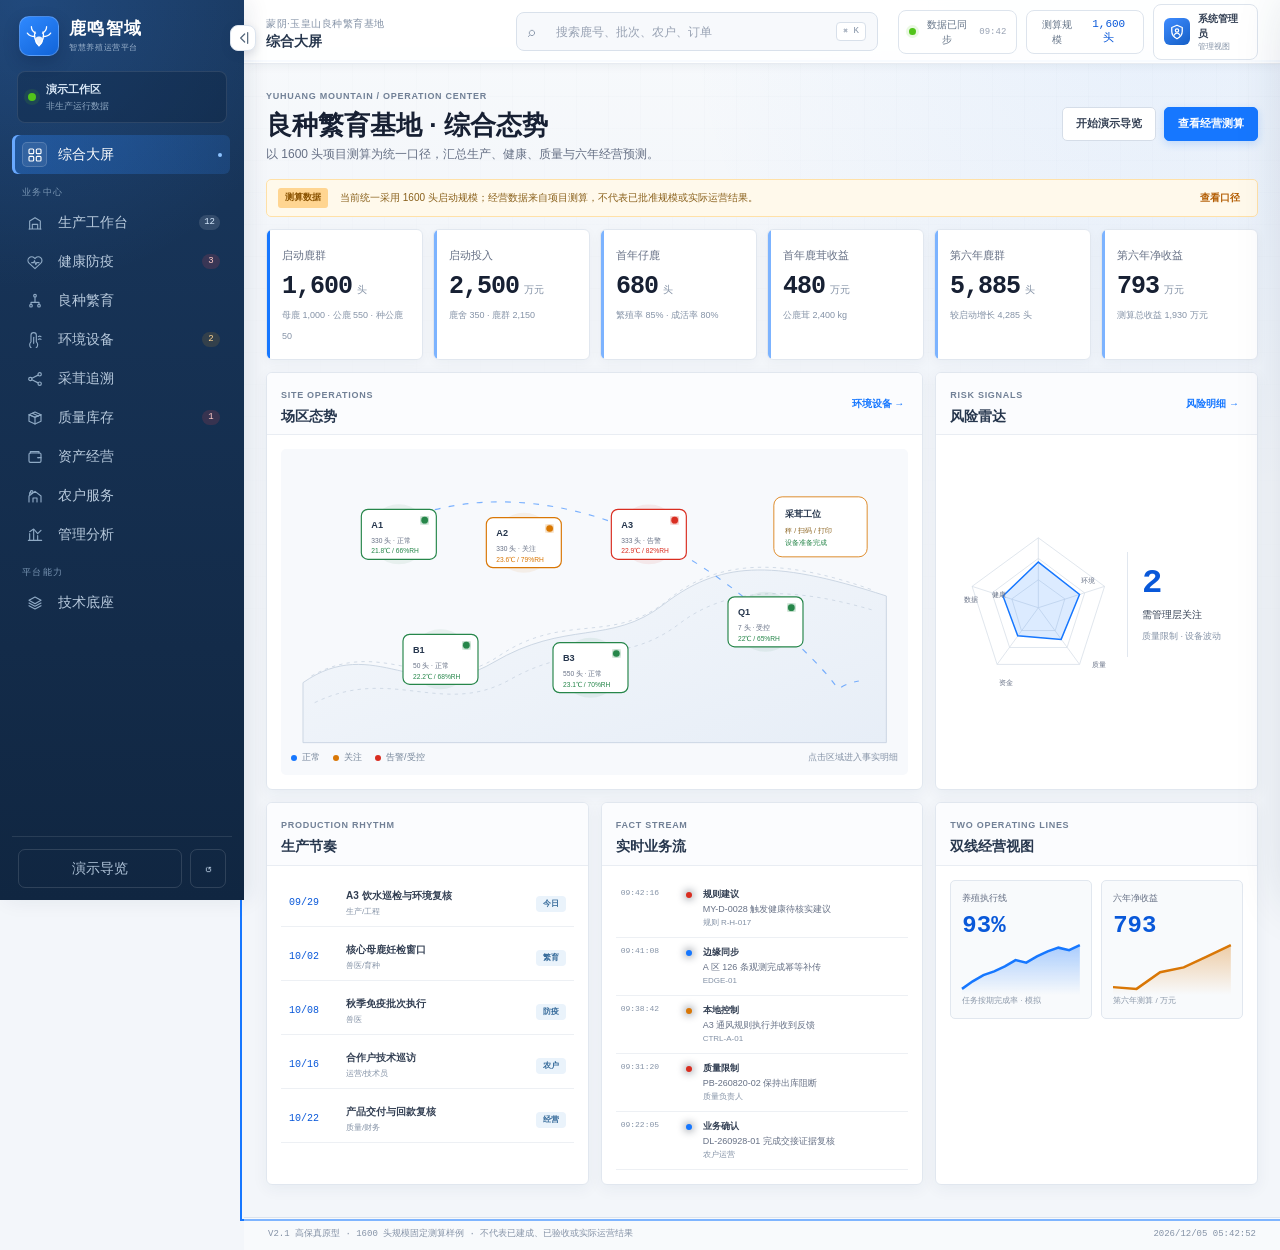
<file: index.html>
<!DOCTYPE html>
<html lang="zh-CN">
<head>
  <meta charset="UTF-8">
  <meta name="viewport" content="width=device-width, initial-scale=1.0">
  <meta name="theme-color" content="#183153">
  <title>鹿鸣智域｜梅花鹿智慧养殖演示平台</title>
  <link rel="stylesheet" href="css/style.css">
</head>
<body>
  <a class="skip-link" href="#app-main">跳到主要内容</a>
  <div class="app-shell">
    <aside class="sidebar" id="sidebar" aria-label="主导航">
      <div class="brand">
        <div class="brand-mark" aria-hidden="true">
          <svg viewBox="0 0 48 48">
            <path d="M24 41c7-8 9-16 7-24M24 41c-7-8-9-16-7-24M18 19c-5-3-7-7-7-11M17 25c-6 0-10-2-13-6M30 19c5-3 7-7 7-11M31 25c6 0 10-2 13-6" fill="none" stroke="currentColor" stroke-width="2.2" stroke-linecap="round"/>
            <path d="M18 28c2-4 10-4 12 0 2 5-1 11-6 13-5-2-8-8-6-13Z" fill="currentColor" opacity=".9"/>
          </svg>
        </div>
        <div>
          <strong>鹿鸣智域</strong>
          <span>智慧养殖运营平台</span>
        </div>
      </div>
      <button class="sidebar-collapse" data-action="toggle-sidebar" aria-label="收起导航栏" title="收起导航栏" aria-pressed="false">
        <svg viewBox="0 0 24 24" aria-hidden="true"><path d="m14.5 6-6 6 6 6"/><path d="M19 4v16"/></svg>
      </button>

      <div class="demo-stamp">
        <i></i>
        <div><b>演示工作区</b><span>非生产运行数据</span></div>
      </div>

      <nav class="nav-list" id="nav-list">
        <button class="nav-item active" data-view="dashboard" title="综合大屏">
          <span class="nav-icon"><svg viewBox="0 0 24 24" aria-hidden="true"><rect x="3" y="3" width="7" height="7" rx="1.5"/><rect x="14" y="3" width="7" height="7" rx="1.5"/><rect x="3" y="14" width="7" height="7" rx="1.5"/><rect x="14" y="14" width="7" height="7" rx="1.5"/></svg></span><span>综合大屏</span>
        </button>
        <div class="nav-section">业务中心</div>
        <button class="nav-item" data-view="production" title="生产工作台"><span class="nav-icon"><svg viewBox="0 0 24 24" aria-hidden="true"><path d="M4 21V9l8-5 8 5v12"/><path d="M8 21v-7h8v7M3 21h18"/></svg></span><span>生产工作台</span><em>12</em></button>
        <button class="nav-item" data-view="health" title="健康防疫"><span class="nav-icon"><svg viewBox="0 0 24 24" aria-hidden="true"><path d="M20.8 5.8a5.5 5.5 0 0 0-7.8 0L12 6.9l-1.1-1.1a5.5 5.5 0 0 0-7.8 7.8L12 22l8.8-8.4a5.5 5.5 0 0 0 0-7.8Z"/><path d="M7 13h3l1.2-3 2 6 1.2-3H18"/></svg></span><span>健康防疫</span><em class="danger">3</em></button>
        <button class="nav-item" data-view="breeding" title="良种繁育"><span class="nav-icon"><svg viewBox="0 0 24 24" aria-hidden="true"><circle cx="12" cy="4" r="2"/><circle cx="6" cy="19" r="2"/><circle cx="18" cy="19" r="2"/><path d="M12 6v5M6 17v-3h12v3M12 11v3"/></svg></span><span>良种繁育</span></button>
        <button class="nav-item" data-view="environment" title="环境设备"><span class="nav-icon"><svg viewBox="0 0 24 24" aria-hidden="true"><path d="M14 14.8V5a4 4 0 0 0-8 0v9.8a6 6 0 1 0 8 0Z"/><path d="M10 8v9"/><path d="M17 7c1.3-1 2.7-1 4 0M17 11c1.3-1 2.7-1 4 0"/></svg></span><span>环境设备</span><em class="warn">2</em></button>
        <button class="nav-item" data-view="trace" title="采茸追溯"><span class="nav-icon"><svg viewBox="0 0 24 24" aria-hidden="true"><circle cx="5" cy="12" r="2.5"/><circle cx="19" cy="5" r="2.5"/><circle cx="19" cy="19" r="2.5"/><path d="m7.3 10.8 9.4-4.6M7.3 13.2l9.4 4.6"/></svg></span><span>采茸追溯</span></button>
        <button class="nav-item" data-view="quality" title="质量库存"><span class="nav-icon"><svg viewBox="0 0 24 24" aria-hidden="true"><path d="m3 7 9-4 9 4-9 4-9-4Z"/><path d="m3 7 9 4 9-4v10l-9 4-9-4V7Z"/><path d="M12 11v10M8 5l9 4"/></svg></span><span>质量库存</span><em class="danger">1</em></button>
        <button class="nav-item" data-view="assets" title="资产经营"><span class="nav-icon"><svg viewBox="0 0 24 24" aria-hidden="true"><rect x="3" y="6" width="18" height="14" rx="2"/><path d="M16 13h5M5 6V4h13v2"/><circle cx="17" cy="13" r=".8" fill="currentColor" stroke="none"/></svg></span><span>资产经营</span></button>
        <button class="nav-item" data-view="farmers" title="农户服务"><span class="nav-icon"><svg viewBox="0 0 24 24" aria-hidden="true"><path d="M3 21v-9l9-7 9 7v9"/><path d="M9 21v-6h6v6"/><circle cx="7" cy="6" r="2"/><path d="M4 10V8c0-1.1.9-2 2-2"/></svg></span><span>农户服务</span></button>
        <button class="nav-item" data-view="analytics" title="管理分析"><span class="nav-icon"><svg viewBox="0 0 24 24" aria-hidden="true"><path d="M4 20V10M10 20V4M16 20v-7M22 20H2"/><path d="m4 7 6-4 6 7 5-5"/></svg></span><span>管理分析</span></button>
        <div class="nav-section">平台能力</div>
        <button class="nav-item" data-view="foundation" title="技术底座"><span class="nav-icon"><svg viewBox="0 0 24 24" aria-hidden="true"><path d="m12 3 9 5-9 5-9-5 9-5Z"/><path d="m3 12 9 5 9-5M3 16l9 5 9-5"/></svg></span><span>技术底座</span></button>
      </nav>

      <div class="sidebar-foot">
        <button class="ghost-button" data-action="tour">演示导览</button>
        <button class="icon-button" data-action="reset" title="重置演示数据" aria-label="重置演示数据">↺</button>
      </div>
    </aside>

    <div class="app-body">
      <header class="topbar">
        <div class="topbar-left">
          <button class="menu-button" id="menu-button" aria-label="打开导航" aria-expanded="false">☰</button>
          <div class="breadcrumb">
            <span>蒙阴·玉皇山良种繁育基地</span>
            <b id="current-title">综合大屏</b>
          </div>
        </div>
        <div class="topbar-center">
          <label class="global-search">
            <span aria-hidden="true">⌕</span>
            <input id="global-search" type="search" placeholder="搜索鹿号、批次、农户、订单" autocomplete="off">
            <kbd>⌘ K</kbd>
          </label>
          <div class="search-results" id="search-results" hidden></div>
        </div>
        <div class="topbar-right">
          <button class="sync-pill" data-action="sync-detail">
            <i></i><span>数据已同步</span><small>09:42</small>
          </button>
          <button class="scenario-switch" data-action="scenario">
            <span>测算规模</span><b id="scenario-label">1,600 头</b>
          </button>
          <button class="profile" data-action="profile" aria-label="当前用户：系统管理员">
            <span><svg viewBox="0 0 24 24" aria-hidden="true"><path d="M12 3 5 6v5c0 4.6 2.8 8 7 10 4.2-2 7-5.4 7-10V6l-7-3Z"/><circle cx="12" cy="10" r="2.2"/><path d="M8.5 16c.7-1.6 1.9-2.4 3.5-2.4s2.8.8 3.5 2.4"/></svg></span><div><b>系统管理员</b><small>管理视图</small></div>
          </button>
        </div>
      </header>

      <main id="app-main" class="main-content" tabindex="-1"></main>
      <footer class="app-footer">
        <span>V2.1 高保真原型 · 1600 头规模固定测算样例 · 不代表已建成、已验收或实际运营结果</span>
        <span id="clock">2026-09-29 09:42:18</span>
      </footer>
    </div>
  </div>

  <div class="scrim" id="scrim" hidden></div>
  <aside class="drawer" id="drawer" aria-hidden="true" aria-label="详情面板">
    <div class="drawer-head">
      <div><span id="drawer-kicker">详情</span><h2 id="drawer-title">业务详情</h2></div>
      <button class="close-button" data-action="close-drawer" aria-label="关闭详情">×</button>
    </div>
    <div class="drawer-body" id="drawer-body"></div>
  </aside>

  <div class="modal-wrap" id="modal" hidden aria-hidden="true">
    <section class="modal" role="dialog" aria-modal="true" aria-labelledby="modal-title">
      <div class="modal-head">
        <div><span id="modal-kicker">确认操作</span><h2 id="modal-title">操作确认</h2></div>
        <button class="close-button" data-action="close-modal" aria-label="关闭对话框">×</button>
      </div>
      <div class="modal-body" id="modal-body"></div>
      <div class="modal-actions" id="modal-actions"></div>
    </section>
  </div>

  <div class="toast-region" id="toast-region" aria-live="polite"></div>

  <script src="js/data.js"></script>
  <script src="js/views.js"></script>
  <script src="js/main.js"></script>
</body>
</html>
</file>
<file: css/style.css>
:root {
  --bg: #06100d;
  --bg-deep: #030a08;
  --sidebar: #081510;
  --surface: rgba(13, 30, 24, .88);
  --surface-2: rgba(17, 38, 30, .74);
  --surface-3: #12291f;
  --line: rgba(133, 174, 151, .16);
  --line-strong: rgba(133, 174, 151, .3);
  --text: #e8f1eb;
  --muted: #8ba095;
  --dim: #5f7469;
  --green: #68d391;
  --green-2: #2f8b67;
  --mint: #a7f3d0;
  --gold: #f6c768;
  --copper: #b98b52;
  --red: #f87171;
  --blue: #60a5fa;
  --shadow: 0 22px 60px rgba(0, 0, 0, .3);
  --font: "Noto Sans SC", "PingFang SC", "Microsoft YaHei", sans-serif;
  --display: "STKaiti", "KaiTi", "Noto Serif SC", serif;
  --mono: "SFMono-Regular", Consolas, "Liberation Mono", monospace;
}

* { box-sizing: border-box; }
[hidden] { display: none !important; }
html { color-scheme: dark; scroll-behavior: smooth; }
body {
  margin: 0;
  min-width: 320px;
  min-height: 100vh;
  overflow-x: hidden;
  background:
    radial-gradient(circle at 88% 4%, rgba(47, 139, 103, .14), transparent 28rem),
    radial-gradient(circle at 30% 110%, rgba(185, 139, 82, .1), transparent 36rem),
    linear-gradient(140deg, #06110d, var(--bg-deep) 58%, #07130f);
  color: var(--text);
  font: 14px/1.5 var(--font);
}
body::before {
  content: "";
  position: fixed;
  inset: 0;
  z-index: -1;
  pointer-events: none;
  opacity: .32;
  background-image:
    linear-gradient(rgba(133, 174, 151, .035) 1px, transparent 1px),
    linear-gradient(90deg, rgba(133, 174, 151, .035) 1px, transparent 1px);
  background-size: 48px 48px;
  mask-image: linear-gradient(to bottom, #000, transparent 85%);
}
button, input { font: inherit; }
button { color: inherit; }
button:focus-visible, input:focus-visible, [tabindex]:focus-visible {
  outline: 2px solid var(--gold);
  outline-offset: 2px;
}
::-webkit-scrollbar { width: 9px; height: 9px; }
::-webkit-scrollbar-thumb { background: #29463a; border: 2px solid #0a1813; border-radius: 999px; }
::-webkit-scrollbar-track { background: transparent; }
.skip-link {
  position: fixed;
  top: -60px;
  left: 16px;
  z-index: 200;
  padding: 10px 14px;
  background: var(--gold);
  color: #142015;
  border-radius: 7px;
}
.skip-link:focus { top: 12px; }

.app-shell {
  display: grid;
  grid-template-columns: 236px minmax(0, 1fr);
  min-height: 100vh;
  transition: grid-template-columns .3s cubic-bezier(.2, .8, .2, 1);
}
.app-shell.sidebar-collapsed { grid-template-columns: 76px minmax(0, 1fr); }
.sidebar {
  position: sticky;
  top: 0;
  height: 100vh;
  z-index: 50;
  display: flex;
  flex-direction: column;
  padding: 20px 14px 14px;
  border-right: 1px solid var(--line);
  background:
    linear-gradient(180deg, rgba(104, 211, 145, .035), transparent 28%),
    rgba(5, 15, 11, .94);
  backdrop-filter: blur(22px);
}
.sidebar-collapse {
  position: absolute;
  top: 31px;
  right: -13px;
  z-index: 2;
  width: 26px;
  height: 26px;
  display: grid;
  place-items: center;
  padding: 0;
  border: 1px solid rgba(133, 174, 151, .28);
  border-radius: 8px;
  background: #0b1c15;
  color: var(--muted);
  cursor: pointer;
  box-shadow: 0 8px 22px rgba(0, 0, 0, .28);
  transition: color .2s ease, border-color .2s ease, transform .3s ease, background .2s ease;
}
.sidebar-collapse:hover { color: var(--green); border-color: rgba(104, 211, 145, .52); background: #10271d; }
.sidebar-collapse svg { width: 16px; height: 16px; fill: none; stroke: currentColor; stroke-width: 1.8; stroke-linecap: round; stroke-linejoin: round; }
.sidebar-collapsed .sidebar-collapse { transform: rotate(180deg); }
.brand { display: flex; align-items: center; gap: 12px; padding: 0 8px 18px; }
.brand-mark {
  width: 44px;
  height: 44px;
  display: grid;
  place-items: center;
  color: var(--gold);
  border: 1px solid rgba(246, 199, 104, .32);
  border-radius: 12px 3px 12px 3px;
  background: linear-gradient(145deg, rgba(246, 199, 104, .12), rgba(104, 211, 145, .05));
  box-shadow: inset 0 0 24px rgba(246, 199, 104, .05);
}
.brand-mark svg { width: 32px; height: 32px; }
.brand strong { display: block; font: 700 20px/1.1 var(--display); letter-spacing: .16em; }
.brand span { display: block; margin-top: 5px; color: var(--dim); font: 8px/1 var(--mono); letter-spacing: .13em; }
.demo-stamp {
  display: flex;
  align-items: center;
  gap: 10px;
  margin: 0 6px 14px;
  padding: 10px 11px;
  border: 1px solid rgba(246, 199, 104, .18);
  border-radius: 8px;
  background: rgba(246, 199, 104, .05);
}
.demo-stamp i {
  width: 8px; height: 8px; border-radius: 50%; background: var(--gold);
  box-shadow: 0 0 0 5px rgba(246, 199, 104, .08), 0 0 18px rgba(246, 199, 104, .5);
  animation: breathe 2.6s ease-in-out infinite;
}
.demo-stamp b, .demo-stamp span { display: block; }
.demo-stamp b { color: #e8d4aa; font-size: 11px; }
.demo-stamp span { margin-top: 2px; color: var(--dim); font-size: 9px; }
.nav-list { min-height: 0; overflow-y: auto; padding-right: 2px; }
.nav-section {
  margin: 14px 11px 7px;
  color: #52675c;
  font: 9px/1 var(--mono);
  letter-spacing: .15em;
  text-transform: uppercase;
}
.nav-item {
  position: relative;
  width: 100%;
  min-height: 40px;
  display: grid;
  grid-template-columns: 28px 1fr auto;
  align-items: center;
  gap: 8px;
  padding: 7px 10px;
  border: 0;
  border-radius: 7px;
  background: transparent;
  color: #8da398;
  text-align: left;
  cursor: pointer;
  transition: .22s ease;
}
.nav-item:hover { color: var(--text); background: rgba(104, 211, 145, .055); transform: translateX(2px); }
.nav-item.active {
  color: #eafff2;
  background: linear-gradient(90deg, rgba(47, 139, 103, .24), rgba(47, 139, 103, .06));
  box-shadow: inset 2px 0 var(--green);
}
.nav-item.active::after {
  content: "";
  position: absolute;
  right: 8px;
  width: 4px; height: 4px; border-radius: 50%;
  background: var(--green);
  box-shadow: 0 0 10px var(--green);
}
.nav-icon {
  width: 25px; height: 25px;
  display: grid; place-items: center;
  border: 1px solid rgba(133, 174, 151, .11);
  border-radius: 7px;
  color: #789185;
  font: 11px/1 var(--display);
}
.nav-icon svg {
  width: 16px;
  height: 16px;
  fill: none;
  stroke: currentColor;
  stroke-width: 1.7;
  stroke-linecap: round;
  stroke-linejoin: round;
}
.nav-item.active .nav-icon { color: var(--green); border-color: rgba(104, 211, 145, .28); }
.nav-item em {
  min-width: 18px;
  padding: 1px 5px;
  border-radius: 999px;
  background: rgba(104, 211, 145, .1);
  color: var(--green);
  font: 9px/1.5 var(--mono);
  text-align: center;
}
.nav-item em.warn { color: var(--gold); background: rgba(246, 199, 104, .1); }
.nav-item em.danger { color: var(--red); background: rgba(248, 113, 113, .1); }
.sidebar-foot { display: flex; gap: 8px; margin-top: auto; padding: 12px 6px 0; border-top: 1px solid var(--line); }
.ghost-button, .icon-button, .secondary-button, .primary-button, .filter-button, .blocked-button {
  border-radius: 7px;
  cursor: pointer;
  transition: .2s ease;
}
.ghost-button { flex: 1; padding: 8px 10px; border: 1px solid var(--line); background: transparent; color: var(--muted); }
.icon-button { width: 36px; border: 1px solid var(--line); background: transparent; color: var(--muted); }
.ghost-button:hover, .icon-button:hover { color: var(--text); border-color: var(--line-strong); background: rgba(104, 211, 145, .05); }

.sidebar-collapsed .sidebar { padding-inline: 12px; }
.sidebar-collapsed .brand { justify-content: center; padding-inline: 0; }
.sidebar-collapsed .brand > div:last-child,
.sidebar-collapsed .demo-stamp > div,
.sidebar-collapsed .nav-section,
.sidebar-collapsed .nav-item > span:not(.nav-icon),
.sidebar-collapsed .nav-item em,
.sidebar-collapsed .sidebar-foot .ghost-button { display: none; }
.sidebar-collapsed .brand-mark { width: 42px; height: 42px; }
.sidebar-collapsed .demo-stamp { justify-content: center; margin-inline: 4px; padding-inline: 0; }
.sidebar-collapsed .nav-list { padding-right: 0; }
.sidebar-collapsed .nav-item {
  display: flex;
  justify-content: center;
  width: 42px;
  margin: 4px auto;
  padding: 7px;
}
.sidebar-collapsed .nav-item:hover { transform: none; }
.sidebar-collapsed .nav-item.active::after { right: 3px; }
.sidebar-collapsed .sidebar-foot { justify-content: center; padding-inline: 0; }
.sidebar-collapsed .sidebar-foot .icon-button { flex: 0 0 36px; }

.app-body { min-width: 0; display: flex; flex-direction: column; min-height: 100vh; }
.topbar {
  position: sticky;
  top: 0;
  z-index: 40;
  height: 68px;
  display: grid;
  grid-template-columns: minmax(240px, 1fr) minmax(280px, 480px) minmax(380px, 1fr);
  align-items: center;
  gap: 20px;
  padding: 0 24px;
  border-bottom: 1px solid var(--line);
  background: rgba(4, 13, 9, .82);
  backdrop-filter: blur(20px);
}
.topbar-left, .topbar-right { display: flex; align-items: center; }
.topbar-right { justify-content: flex-end; gap: 9px; }
.menu-button { display: none; border: 0; background: transparent; font-size: 20px; }
.breadcrumb span, .breadcrumb b { display: block; }
.breadcrumb span { color: var(--dim); font-size: 10px; letter-spacing: .05em; }
.breadcrumb b { margin-top: 3px; font: 700 15px/1 var(--display); letter-spacing: .08em; }
.topbar-center { position: relative; }
.global-search {
  display: grid;
  grid-template-columns: 18px 1fr auto;
  align-items: center;
  gap: 8px;
  padding: 8px 10px;
  border: 1px solid var(--line);
  border-radius: 8px;
  background: rgba(13, 30, 24, .66);
  color: var(--dim);
}
.global-search:focus-within { border-color: rgba(104, 211, 145, .45); box-shadow: 0 0 0 3px rgba(104, 211, 145, .05); }
.global-search input { min-width: 0; border: 0; outline: 0; background: transparent; color: var(--text); font-size: 12px; }
.global-search input::placeholder { color: #53685e; }
kbd { padding: 2px 6px; border: 1px solid var(--line); border-radius: 4px; color: var(--dim); background: rgba(0, 0, 0, .14); font: 9px/1.4 var(--mono); }
.search-results {
  position: absolute;
  top: calc(100% + 9px);
  left: 0; right: 0;
  z-index: 80;
  padding: 7px;
  border: 1px solid var(--line-strong);
  border-radius: 9px;
  background: rgba(6, 17, 13, .98);
  box-shadow: var(--shadow);
}
.search-results button {
  width: 100%; display: flex; justify-content: space-between; gap: 10px;
  padding: 9px 10px; border: 0; border-radius: 6px; background: transparent; color: var(--muted); text-align: left; cursor: pointer;
}
.search-results button:hover { background: rgba(104, 211, 145, .07); color: var(--text); }
.search-results small { color: var(--dim); }
.sync-pill, .scenario-switch, .profile {
  display: flex; align-items: center; gap: 8px;
  min-height: 38px; padding: 6px 10px;
  border: 1px solid var(--line); border-radius: 8px; background: rgba(13, 30, 24, .62); cursor: pointer;
}
.sync-pill i { width: 7px; height: 7px; border-radius: 50%; background: var(--green); box-shadow: 0 0 10px var(--green); }
.sync-pill span, .scenario-switch span { color: var(--muted); font-size: 10px; }
.sync-pill small { color: var(--dim); font: 9px var(--mono); }
.scenario-switch b { color: var(--gold); font: 11px var(--mono); }
.profile > span {
  width: 27px; height: 27px; display: grid; place-items: center;
  border-radius: 6px; background: linear-gradient(145deg, #4b755e, #1e4d38); color: #eafff2; font: 12px var(--display);
}
.profile > span svg {
  width: 18px; height: 18px; fill: none; stroke: currentColor; stroke-width: 1.7; stroke-linecap: round; stroke-linejoin: round;
}
.profile b, .profile small { display: block; text-align: left; }
.profile b { font-size: 10px; }
.profile small { color: var(--dim); font-size: 8px; }

.main-content { width: 100%; max-width: 1680px; margin: 0 auto; flex: 1; padding: 22px 24px 34px; }
.app-footer {
  display: flex; justify-content: space-between; gap: 20px;
  padding: 10px 24px; border-top: 1px solid var(--line);
  color: var(--dim); font: 9px/1.4 var(--mono);
}
.page-head {
  display: flex; justify-content: space-between; align-items: flex-end; gap: 20px;
  margin-bottom: 18px;
}
.eyebrow, .panel-head span {
  color: var(--copper);
  font: 9px/1 var(--mono);
  letter-spacing: .16em;
  text-transform: uppercase;
}
.page-head h1 { margin: 7px 0 5px; font: 700 28px/1.1 var(--display); letter-spacing: .06em; }
.page-head p { max-width: 790px; margin: 0; color: var(--muted); font-size: 12px; }
.page-actions { display: flex; gap: 8px; flex-shrink: 0; }
.primary-button, .secondary-button { padding: 9px 13px; font-size: 11px; }
.primary-button { border: 1px solid #76dda0; color: #07130d; background: linear-gradient(135deg, #8be0ab, #54b77b); box-shadow: 0 7px 18px rgba(84, 183, 123, .13); }
.primary-button:hover { transform: translateY(-1px); box-shadow: 0 10px 24px rgba(84, 183, 123, .22); }
.secondary-button { border: 1px solid var(--line-strong); color: var(--text); background: rgba(15, 34, 27, .7); }
.secondary-button:hover { border-color: rgba(246, 199, 104, .35); color: var(--gold); }
.notice-banner {
  display: flex; align-items: center; gap: 12px;
  margin-bottom: 14px; padding: 8px 12px;
  border: 1px solid rgba(246, 199, 104, .16);
  background: linear-gradient(90deg, rgba(246, 199, 104, .075), transparent 60%);
}
.notice-banner > span { padding: 3px 7px; color: #1b1d11; background: var(--gold); border-radius: 3px; font-size: 9px; font-weight: 700; }
.notice-banner p { flex: 1; margin: 0; color: #b9a77f; font-size: 10px; }
.notice-banner button { border: 0; background: transparent; color: var(--gold); font-size: 10px; cursor: pointer; }

.metric-grid { display: grid; grid-template-columns: repeat(6, minmax(0, 1fr)); gap: 10px; margin-bottom: 12px; }
.metric-grid.compact { grid-template-columns: repeat(4, minmax(0, 1fr)); }
.metric {
  position: relative; min-height: 105px; padding: 14px;
  overflow: hidden; border: 1px solid var(--line); background: linear-gradient(145deg, rgba(18, 41, 31, .83), rgba(8, 22, 16, .78));
}
.metric::after {
  content: ""; position: absolute; width: 80px; height: 80px; right: -24px; top: -34px;
  border: 1px solid rgba(104, 211, 145, .1); border-radius: 50%;
  box-shadow: 0 0 0 17px rgba(104, 211, 145, .02);
}
.metric > span { color: var(--muted); font-size: 10px; }
.metric > div { display: flex; align-items: baseline; gap: 5px; margin: 9px 0 4px; }
.metric b { color: #dff8e8; font: 700 26px/1 var(--mono); letter-spacing: -.04em; }
.metric em { color: var(--dim); font-size: 10px; font-style: normal; }
.metric small { color: var(--dim); font-size: 9px; }
.metric.accent { border-top-color: rgba(104, 211, 145, .6); }
.metric.warning { border-top-color: rgba(246, 199, 104, .65); }
.metric.warning b { color: var(--gold); }
.metric.danger { border-top-color: rgba(248, 113, 113, .65); }
.metric.danger b { color: var(--red); }

.dashboard-grid, .content-grid, .analysis-grid, .workbench-grid {
  display: grid;
  grid-template-columns: repeat(12, minmax(0, 1fr));
  gap: 12px;
}
.lower { margin-top: 12px; }
.span-4 { grid-column: span 4; }
.span-5 { grid-column: span 5; }
.span-6 { grid-column: span 6; }
.span-7 { grid-column: span 7; }
.span-8 { grid-column: span 8; }
.span-12 { grid-column: span 12; }
.panel {
  min-width: 0;
  border: 1px solid var(--line);
  background:
    linear-gradient(180deg, rgba(104, 211, 145, .018), transparent 30%),
    var(--surface);
  box-shadow: 0 12px 38px rgba(0, 0, 0, .16);
}
.panel-head {
  min-height: 54px;
  display: flex; align-items: center; justify-content: space-between; gap: 16px;
  padding: 11px 14px;
  border-bottom: 1px solid var(--line);
}
.panel-head h2 { margin: 4px 0 0; font: 700 14px/1.2 var(--display); letter-spacing: .06em; }
.panel-body { min-width: 0; padding: 14px; }
.text-button { padding: 2px 4px; border: 0; background: transparent; color: var(--green); font-size: 10px; cursor: pointer; white-space: nowrap; }
.text-button:hover { color: var(--mint); }
.filter-button { padding: 5px 9px; border: 1px solid var(--line); background: transparent; color: var(--muted); font-size: 9px; }
.filter-button.active { color: var(--green); border-color: rgba(104, 211, 145, .34); background: rgba(104, 211, 145, .06); }

.site-map { position: relative; }
.site-map svg { width: 100%; height: 310px; display: block; }
.contour { fill: none; stroke: rgba(133, 174, 151, .16); stroke-width: 1; stroke-dasharray: 4 5; }
.data-route { fill: none; stroke: rgba(104, 211, 145, .45); stroke-width: 1.4; stroke-dasharray: 7 10; animation: dash 8s linear infinite; }
.map-node { cursor: pointer; }
.map-node rect { transition: .2s ease; }
.map-node:hover rect, .map-node:focus rect { fill: #173226; stroke-width: 2; transform: translateY(-2px); transform-box: fill-box; transform-origin: center; }
.map-legend { display: flex; align-items: center; gap: 13px; color: var(--dim); font-size: 9px; }
.map-legend span { display: flex; align-items: center; gap: 5px; }
.map-legend em { margin-left: auto; color: #60776c; font-style: normal; }
.dot { width: 6px; height: 6px; border-radius: 50%; }
.dot.ok { background: var(--green); } .dot.warn { background: var(--gold); } .dot.bad { background: var(--red); }
.pulse-ring { animation: svgPulse 1.8s ease-in-out infinite; }
.radar-wrap {
  min-height: 310px;
  display: grid;
  grid-template-columns: minmax(0, 1fr) 116px;
  align-items: center;
  cursor: crosshair;
}
.radar-wrap svg { width: 100%; max-height: 250px; overflow: visible; }
.radar-grid { transition: stroke .35s ease, opacity .35s ease; }
.radar-shape {
  transform-box: view-box;
  transform-origin: 0 0;
  animation: radarIn 1.2s cubic-bezier(.2,.8,.2,1);
  transition: transform .4s cubic-bezier(.2,.8,.2,1), fill .35s ease, stroke .35s ease, filter .35s ease;
}
.radar-vertex {
  fill: #f6c768;
  stroke: #10261d;
  stroke-width: 2;
  opacity: 0;
  transform-box: fill-box;
  transform-origin: center;
  transition: opacity .2s ease, transform .35s cubic-bezier(.2,.8,.2,1), filter .35s ease;
}
.risk-summary { padding: 14px; border-left: 1px solid var(--line); transition: transform .35s ease, background .35s ease; }
.risk-summary b { display: block; color: var(--gold); font: 700 34px/1 var(--mono); }
.risk-summary span, .risk-summary small { display: block; }
.risk-summary span { margin-top: 7px; color: var(--text); font-size: 10px; }
.risk-summary small { margin-top: 7px; color: var(--dim); font-size: 9px; line-height: 1.6; }
.radar-wrap:hover .radar-grid { stroke: #3d6956; }
.radar-wrap:hover .radar-shape {
  transform: scale(1.055);
  fill: rgba(246, 199, 104, .28);
  stroke: #ffe19a;
  filter: drop-shadow(0 0 9px rgba(246, 199, 104, .48));
}
.radar-wrap:hover .radar-vertex { opacity: 1; transform: scale(1.35); filter: drop-shadow(0 0 5px #f6c768); }
.radar-wrap:hover .radar-vertex:nth-of-type(2) { transition-delay: .04s; }
.radar-wrap:hover .radar-vertex:nth-of-type(3) { transition-delay: .08s; }
.radar-wrap:hover .radar-vertex:nth-of-type(4) { transition-delay: .12s; }
.radar-wrap:hover .radar-vertex:nth-of-type(5) { transition-delay: .16s; }
.radar-wrap:hover .risk-summary { transform: translateX(3px); background: linear-gradient(90deg, rgba(246,199,104,.05), transparent); }
.radar-wrap:hover .risk-summary b { text-shadow: 0 0 18px rgba(246, 199, 104, .35); }
.calendar-list { display: grid; gap: 7px; }
.calendar-list button {
  display: grid; grid-template-columns: 48px 1fr auto; align-items: center; gap: 9px;
  padding: 8px; border: 0; border-bottom: 1px solid var(--line); background: transparent; color: inherit; text-align: left; cursor: pointer;
}
.calendar-list button:hover { background: rgba(104, 211, 145, .035); }
.calendar-list time { color: var(--gold); font: 10px var(--mono); }
.calendar-list b, .calendar-list span { display: block; }
.calendar-list b { font-size: 10px; }
.calendar-list span { margin-top: 3px; color: var(--dim); font-size: 8px; }
.event-stream { display: grid; }
.event-stream button {
  display: grid; grid-template-columns: 56px 8px 1fr; gap: 9px; align-items: start;
  padding: 8px 5px; border: 0; border-bottom: 1px solid var(--line); background: transparent; color: inherit; text-align: left; cursor: pointer;
}
.event-stream button:hover { background: rgba(104, 211, 145, .035); }
.event-stream time { color: var(--dim); font: 8px var(--mono); }
.event-stream i { width: 6px; height: 6px; margin-top: 4px; border-radius: 50%; background: var(--blue); box-shadow: 0 0 8px currentColor; }
.event-stream i.ok { background: var(--green); } .event-stream i.warn { background: var(--gold); } .event-stream i.danger { background: var(--red); }
.event-stream b, .event-stream span, .event-stream small { display: block; }
.event-stream b { font-size: 9px; }
.event-stream span { margin-top: 2px; color: var(--muted); font-size: 9px; }
.event-stream small { color: var(--dim); font-size: 8px; }
.dual-track { display: grid; grid-template-columns: 1fr 1fr; gap: 9px; }
.dual-track button { position: relative; min-width: 0; padding: 11px; overflow: hidden; border: 1px solid var(--line); background: rgba(5, 16, 11, .45); color: inherit; text-align: left; cursor: pointer; }
.dual-track span, .dual-track small { display: block; }
.dual-track span { color: var(--muted); font-size: 9px; }
.dual-track b { display: block; margin-top: 7px; color: var(--green); font: 700 24px var(--mono); }
.dual-track small { color: var(--dim); font-size: 8px; }
.spark { width: 100%; height: 56px; display: block; overflow: visible; }
.spark polyline { stroke-dasharray: 500; stroke-dashoffset: 500; animation: draw 1.8s ease forwards; }

.badge { display: inline-flex; align-items: center; padding: 2px 7px; border-radius: 999px; font-size: 8px; white-space: nowrap; border: 1px solid currentColor; }
.badge.success { color: var(--green); background: rgba(104, 211, 145, .07); }
.badge.warning { color: var(--gold); background: rgba(246, 199, 104, .07); }
.badge.danger { color: var(--red); background: rgba(248, 113, 113, .07); }
.badge.neutral { color: #83a0b0; background: rgba(96, 165, 250, .06); }
.progress { width: 100%; height: 3px; margin-top: 6px; overflow: hidden; background: #1b3429; }
.progress i { display: block; height: 100%; background: linear-gradient(90deg, var(--green-2), var(--green)); }
.task-list { display: grid; gap: 7px; }
.task-row { display: grid; grid-template-columns: 4px 1fr auto auto; gap: 9px; align-items: center; padding: 8px 7px; border-bottom: 1px solid var(--line); }
.task-row > i { width: 3px; height: 28px; background: var(--green); }
.task-row > i.warning { background: var(--gold); } .task-row > i.danger { background: var(--red); }
.task-row b, .task-row span { display: block; }
.task-row b { font-size: 10px; }
.task-row span { margin-top: 2px; color: var(--dim); font-size: 8px; }
.split-summary, .evidence-grid, .resilience-grid { display: grid; grid-template-columns: repeat(3, 1fr); gap: 10px; }
.split-summary > div, .evidence-grid > div, .resilience-grid > div { padding: 13px; border-left: 2px solid var(--green); background: rgba(104, 211, 145, .035); }
.split-summary span, .split-summary b, .split-summary small, .evidence-grid b, .evidence-grid span, .resilience-grid b, .resilience-grid span { display: block; }
.split-summary span, .evidence-grid span, .resilience-grid span { color: var(--muted); font-size: 9px; }
.split-summary b, .evidence-grid b, .resilience-grid b { margin: 6px 0; font: 700 18px var(--mono); }
.split-summary small { color: var(--dim); font-size: 8px; }

.table-wrap { max-width: 100%; overflow-x: auto; }
table { width: 100%; min-width: 760px; border-collapse: collapse; }
th { padding: 9px 10px; border-bottom: 1px solid var(--line-strong); color: var(--dim); font: 8px/1.2 var(--mono); letter-spacing: .06em; text-align: left; text-transform: uppercase; }
td { padding: 10px; border-bottom: 1px solid var(--line); color: #b7c8be; font-size: 10px; vertical-align: middle; }
tbody tr { transition: .16s ease; }
tbody tr:hover { background: rgba(104, 211, 145, .035); }
td b { color: var(--text); }
.row-action { width: 62px; text-align: right; }
.identity { display: flex; align-items: center; gap: 8px; }
.identity > i { width: 28px; height: 28px; display: grid; place-items: center; border-radius: 50%; background: #1b3e2e; color: var(--green); font: 9px var(--mono); font-style: normal; }
.identity b, .identity span { display: block; }
.identity span { margin-top: 2px; color: var(--dim); font-size: 8px; }
.mono { font-family: var(--mono); }
.inline-search input { width: 150px; padding: 6px 8px; border: 1px solid var(--line); outline: 0; border-radius: 6px; background: rgba(0,0,0,.15); color: var(--text); font-size: 9px; }

.alert-list { display: grid; gap: 8px; }
.alert-card {
  width: 100%; padding: 10px; border: 1px solid var(--line); border-left-width: 3px; background: rgba(5, 16, 11, .4); color: inherit; text-align: left; cursor: pointer;
}
.alert-card.success { border-left-color: var(--green); } .alert-card.warning { border-left-color: var(--gold); } .alert-card.danger { border-left-color: var(--red); }
.alert-card:hover, .alert-card.selected { background: rgba(104, 211, 145, .055); border-color: var(--line-strong); }
.alert-card > div { display: flex; justify-content: space-between; align-items: center; }
.alert-card > div span { color: var(--dim); font: 8px var(--mono); }
.alert-card b, .alert-card p, .alert-card small { display: block; }
.alert-card b { margin-top: 7px; font-size: 10px; }
.alert-card p { margin: 4px 0; color: var(--muted); font-size: 9px; }
.alert-card small { color: var(--dim); font-size: 8px; }
.workflow-board { min-height: 345px; display: grid; grid-template-columns: repeat(4, minmax(130px, 1fr)); gap: 8px; overflow-x: auto; }
.workflow-column { min-width: 130px; padding: 8px; background: rgba(5, 16, 11, .35); border-top: 2px solid #36594a; }
.workflow-column h3 { display: flex; justify-content: space-between; margin: 0 0 8px; font-size: 9px; color: var(--muted); }
.workflow-column h3 em { width: 18px; height: 18px; display: grid; place-items: center; border-radius: 50%; background: #1c342a; color: var(--green); font: 8px var(--mono); font-style: normal; }
.workflow-ticket { width: 100%; padding: 9px; border: 1px solid var(--line); background: #10251c; color: inherit; text-align: left; cursor: pointer; }
.workflow-ticket + .workflow-ticket { margin-top: 6px; }
.workflow-ticket b, .workflow-ticket span, .workflow-ticket small { display: block; }
.workflow-ticket b { color: var(--gold); font: 8px var(--mono); }
.workflow-ticket span { margin: 5px 0; font-size: 9px; }
.workflow-ticket small { color: var(--dim); font-size: 7px; }
.empty-mini { color: var(--dim); font-size: 8px; text-align: center; }

.timeline { display: grid; gap: 10px; }
.timeline > div { display: grid; grid-template-columns: 45px 9px 1fr; gap: 10px; align-items: center; }
.timeline time { color: var(--gold); font: 9px var(--mono); }
.timeline i { position: relative; width: 7px; height: 7px; border: 1px solid var(--green); border-radius: 50%; }
.timeline i::after { content: ""; position: absolute; top: 8px; left: 2px; height: 30px; border-left: 1px solid var(--line); }
.timeline > div:last-child i::after { display: none; }
.timeline b, .timeline span { display: block; }
.timeline b { font-size: 10px; } .timeline span { color: var(--dim); font-size: 8px; }
.bar-chart { height: 160px; display: flex; align-items: flex-end; justify-content: space-around; gap: 10px; padding-top: 15px; border-bottom: 1px solid var(--line); }
.bar-chart > div { flex: 1; height: 100%; display: flex; flex-direction: column; justify-content: flex-end; align-items: center; gap: 6px; }
.bar-chart i { width: 70%; max-width: 48px; background: linear-gradient(to top, #286848, #74d79a); box-shadow: 0 0 20px rgba(104, 211, 145, .07); animation: barGrow 1s ease both; transform-origin: bottom; }
.bar-chart span { color: var(--dim); font: 8px var(--mono); }
.chart-note, .boundary-note { margin: 10px 0 0; color: var(--dim); font-size: 9px; }

.trend-panel .spark { height: 100px; margin-top: 12px; }
.trend-value { display: flex; align-items: baseline; gap: 10px; }
.trend-value > span { color: var(--muted); font-size: 9px; }
.trend-value b { margin-left: auto; color: var(--gold); font: 700 27px var(--mono); }
.trend-value em { color: var(--dim); font-size: 9px; font-style: normal; }
.axis-labels { display: flex; justify-content: space-between; color: var(--dim); font: 8px var(--mono); }
.control-stack { display: grid; gap: 6px; }
.control-stack > div { padding: 9px; border-left: 3px solid var(--green); background: rgba(104, 211, 145, .045); font-size: 9px; }
.control-stack .critical { border-color: var(--red); color: #f2aaaa; }
.control-stack .muted { border-color: var(--dim); color: var(--dim); }
.edge-health { display: grid; gap: 12px; }
.edge-health > div { display: grid; grid-template-columns: 1fr auto; align-items: center; gap: 8px; }
.edge-health span { color: var(--muted); font-size: 9px; }
.edge-health b { font: 9px var(--mono); }
.edge-health .progress { grid-column: 1 / -1; }

.identity-stack { display: grid; gap: 7px; }
.identity-stack > div { padding: 9px 11px; border-left: 2px solid var(--green); background: rgba(104, 211, 145, .04); }
.identity-stack > div.optional { border-color: var(--copper); opacity: .75; }
.identity-stack b, .identity-stack span { display: block; }
.identity-stack b { font-size: 10px; } .identity-stack span { margin-top: 3px; color: var(--dim); font-size: 8px; }
.evidence-grid { grid-template-columns: repeat(4, 1fr); }
.evidence-grid > div { text-align: center; border-left: 0; border-top: 2px solid var(--green); }
.gate-list { display: grid; gap: 8px; }
.gate-list > div { display: flex; gap: 9px; align-items: center; padding: 8px; background: rgba(104, 211, 145, .035); font-size: 9px; }
.gate-list i { width: 18px; height: 18px; display: grid; place-items: center; border-radius: 50%; font-style: normal; }
.gate-list i.ok { color: var(--green); background: rgba(104, 211, 145, .1); }
.gate-list i.bad { color: var(--red); background: rgba(248, 113, 113, .1); }
.blocked-button { width: 100%; margin-top: 10px; padding: 8px; border: 1px solid rgba(248, 113, 113, .32); background: rgba(248, 113, 113, .06); color: #f1a5a5; }
.empty-state { min-height: 164px; display: grid; place-items: center; align-content: center; text-align: center; }
.empty-state > span { color: var(--green); font-size: 24px; }
.empty-state b { margin-top: 7px; font-size: 10px; }
.empty-state p { max-width: 360px; margin: 5px 0 0; color: var(--dim); font-size: 9px; }
.recall-summary b { margin-right: 9px; font: 11px var(--mono); }
.recall-summary p { margin: 15px 0; color: var(--muted); font-size: 10px; }
.recall-track { display: grid; grid-template-columns: 3.1fr 1.1fr 1fr; gap: 4px; height: 12px; }
.recall-track i:nth-child(1) { background: var(--green-2); }.recall-track i:nth-child(2) { background: var(--gold); }.recall-track i:nth-child(3) { background: var(--red); }
.recall-summary small { display: block; margin-top: 12px; color: var(--dim); font-size: 8px; }

.big-chart { position: relative; min-height: 160px; }
.big-chart .spark { height: 150px; }
.chart-marks { position: absolute; left: 8px; top: 4px; }
.chart-marks span, .chart-marks b { display: block; }
.chart-marks span { color: var(--muted); font-size: 9px; }
.chart-marks b { margin-top: 6px; font: 700 25px var(--mono); }
.donut-wrap { min-height: 170px; display: flex; align-items: center; justify-content: center; gap: 30px; }
.donut {
  width: 132px; height: 132px; display: grid; place-items: center; border-radius: 50%;
  background: conic-gradient(var(--green) 0 28%, #4ba187 28% 46%, var(--gold) 46% 64%, var(--copper) 64% 82%, #536b60 82% 100%);
  animation: spinIn 1.1s ease both;
}
.donut::before { content: ""; position: absolute; width: 82px; height: 82px; border-radius: 50%; background: #0d2118; }
.donut span { position: relative; z-index: 1; text-align: center; }
.donut b, .donut small { display: block; }.donut b { font: 700 16px var(--mono); }.donut small { color: var(--dim); font-size: 7px; }
.legend-list { display: grid; gap: 7px; color: var(--muted); font-size: 8px; }
.legend-list span { display: flex; align-items: center; gap: 7px; }.legend-list i { width: 8px; height: 8px; }
.projection-legend {
  display: flex;
  gap: 18px;
  margin-top: -8px;
  color: var(--muted);
  font-size: 9px;
}
.projection-legend span { display: flex; align-items: center; gap: 6px; }
.projection-legend i { width: 8px; height: 8px; border-radius: 50%; }
.projection-legend .revenue { background: var(--blue); }
.projection-legend .profit { background: var(--gold); }
.assumption-grid { display: grid; grid-template-columns: repeat(3, 1fr); gap: 9px; }
.assumption-grid > div {
  min-height: 72px;
  display: grid;
  align-content: center;
  padding: 11px;
  border: 1px solid var(--line);
  border-left: 3px solid var(--blue);
  background: var(--surface-2);
}
.assumption-grid span, .assumption-grid b { display: block; }
.assumption-grid span { color: var(--muted); font-size: 9px; }
.assumption-grid b { margin-top: 7px; color: var(--text); font: 700 14px var(--mono); }
.projection-table { margin: -14px; }
.projection-table table { min-width: 900px; }
.projection-table th:not(:first-child), .projection-table td:not(:first-child) { text-align: right; }
.projection-table th:first-child, .projection-table td:first-child { position: sticky; left: 0; z-index: 1; }
.projection-table th:first-child { background: #f6f8fb; }
.projection-table td:first-child { background: #fff; }
.projection-table tr:hover td:first-child { background: #f5f9ff; }
.projection-table tr.revenue td:not(:first-child) { color: #287d3c; }
.projection-table tr.cost td:not(:first-child) { color: #b42318; }
.projection-table tr.net { background: #fff9eb; }
.projection-table tr.net td { color: #8a5200; font-weight: 700; }
.projection-table tr.net td:first-child { background: #fff9eb; }
.projection-note { color: var(--dim) !important; font: 9px var(--font) !important; letter-spacing: 0 !important; text-transform: none !important; }
.minimum-data { display: grid; gap: 7px; }
.minimum-data > div { display: flex; gap: 9px; align-items: center; padding: 8px; border-bottom: 1px solid var(--line); }
.minimum-data i { width: 21px; height: 21px; display: grid; place-items: center; border: 1px solid var(--green-2); color: var(--green); font: 8px var(--mono); font-style: normal; }
.minimum-data span { color: var(--muted); font-size: 9px; }
.formula { padding: 22px; border: 1px solid rgba(246, 199, 104, .25); background: rgba(246, 199, 104, .045); color: #f2dba8; font: 700 18px/1.6 var(--display); text-align: center; }
.formula span { color: var(--copper); font-size: 12px; }
.rule-callout { margin-top: 10px; padding: 9px; border-left: 2px solid var(--gold); color: var(--muted); background: rgba(246, 199, 104, .035); font-size: 9px; }
.equation { display: flex; align-items: center; justify-content: center; gap: 9px; flex-wrap: wrap; min-height: 105px; }
.equation span, .equation strong { padding: 9px 11px; border: 1px solid var(--line); background: rgba(104, 211, 145, .035); font-size: 9px; }
.equation strong { color: var(--green); border-color: rgba(104, 211, 145, .35); }
.equation b { color: var(--gold); }
.definition-list { display: grid; grid-template-columns: repeat(3, 1fr); gap: 9px; }
.definition-list button { padding: 12px; border: 1px solid var(--line); background: rgba(5, 16, 11, .35); color: inherit; text-align: left; cursor: pointer; }
.definition-list b, .definition-list span, .definition-list em { display: block; }
.definition-list b { font-size: 10px; }.definition-list span { margin: 5px 0; color: var(--muted); font-size: 9px; }.definition-list em { color: var(--green); font: 8px var(--mono); font-style: normal; }

.architecture-stack { position: relative; display: grid; gap: 8px; max-width: 1180px; margin: 0 auto; padding: 20px; border: 1px solid var(--line); background: rgba(8, 22, 16, .6); overflow: hidden; }
.architecture-stack::after { content: ""; position: absolute; inset: 0; pointer-events: none; background: linear-gradient(90deg, transparent, rgba(104, 211, 145, .05), transparent); transform: translateX(-100%); animation: scanAcross 8s linear infinite; }
.arch-side { display: flex; justify-content: space-between; gap: 20px; padding: 8px 12px; border-left: 3px solid var(--gold); background: rgba(246, 199, 104, .045); }
.arch-side span { color: #eed9a9; font-size: 10px; }.arch-side small { color: var(--dim); font-size: 8px; }
.arch-layer { display: flex; flex-wrap: wrap; align-items: center; justify-content: center; gap: 8px; padding: 13px; border: 1px solid var(--line); }
.arch-layer b { width: 150px; color: var(--text); font: 700 11px var(--display); }
.arch-layer span { padding: 5px 9px; border: 1px solid currentColor; border-radius: 4px; color: var(--muted); font-size: 8px; }
.arch-layer.app { border-color: rgba(96, 165, 250, .28); }.arch-layer.service { border-color: rgba(104, 211, 145, .3); }.arch-layer.data { border-color: rgba(167, 139, 250, .3); }.arch-layer.edge { border-color: rgba(246, 199, 104, .28); }
.arch-arrow { color: var(--dim); font: 8px var(--mono); text-align: center; }
.arch-split { display: grid; grid-template-columns: repeat(3, 1fr); gap: 8px; }
.arch-split > div { padding: 10px; border: 1px solid var(--line); background: rgba(5, 16, 11, .4); text-align: center; }
.arch-split b, .arch-split small { display: block; }.arch-split b { font-size: 9px; }.arch-split small { margin-top: 4px; color: var(--dim); font-size: 8px; }
.control-rail { display: flex; align-items: center; justify-content: center; gap: 12px; padding: 12px; border: 1px dashed rgba(248, 113, 113, .35); color: #e6b1b1; font-size: 9px; }
.control-rail b { color: var(--red); }.control-rail i { color: var(--red); font-style: normal; }.control-rail small { margin-left: 16px; color: var(--dim); }
.release-path { display: grid; grid-template-columns: repeat(5, 1fr); gap: 8px; }
.release-path > div { position: relative; padding: 12px 7px; border: 1px solid var(--line); text-align: center; }
.release-path i { width: 22px; height: 22px; display: grid; place-items: center; margin: 0 auto 7px; border: 1px solid var(--dim); border-radius: 50%; color: var(--dim); font: 8px var(--mono); font-style: normal; }
.release-path span { color: var(--muted); font-size: 8px; }.release-path .active { border-color: rgba(104, 211, 145, .3); background: rgba(104, 211, 145, .04); }.release-path .active i { color: var(--green); border-color: var(--green); }
.resilience-grid { grid-template-columns: repeat(4, 1fr); }.resilience-grid > div { text-align: center; }

.scrim { position: fixed; inset: 0; z-index: 85; background: rgba(1, 7, 4, .58); backdrop-filter: blur(4px); }
.drawer {
  position: fixed; top: 0; right: 0; bottom: 0; z-index: 90;
  width: min(530px, 94vw); display: flex; flex-direction: column;
  border-left: 1px solid var(--line-strong);
  background: #081611;
  box-shadow: -20px 0 60px rgba(0,0,0,.36);
  transform: translateX(105%); transition: transform .28s cubic-bezier(.2,.8,.2,1);
}
.drawer.open { transform: translateX(0); }
.drawer-head, .modal-head { display: flex; justify-content: space-between; align-items: flex-start; gap: 20px; padding: 18px 20px; border-bottom: 1px solid var(--line); }
.drawer-head span, .modal-head span { color: var(--copper); font: 8px var(--mono); letter-spacing: .14em; }
.drawer-head h2, .modal-head h2 { margin: 5px 0 0; font: 700 19px var(--display); }
.close-button { width: 32px; height: 32px; border: 1px solid var(--line); border-radius: 6px; background: transparent; color: var(--muted); font-size: 18px; cursor: pointer; }
.drawer-body { flex: 1; overflow-y: auto; padding: 18px 20px 30px; }
.detail-hero { padding: 15px; border: 1px solid var(--line); background: linear-gradient(145deg, rgba(104,211,145,.08), transparent); }
.detail-hero h3 { margin: 0; font: 700 20px var(--display); }.detail-hero p { margin: 6px 0 0; color: var(--muted); font-size: 10px; }
.detail-grid { display: grid; grid-template-columns: 1fr 1fr; gap: 8px; margin-top: 12px; }
.detail-grid > div { padding: 10px; border: 1px solid var(--line); background: rgba(5,16,11,.3); }
.detail-grid span, .detail-grid b { display: block; }.detail-grid span { color: var(--dim); font-size: 8px; }.detail-grid b { margin-top: 4px; font-size: 10px; }
.detail-section { margin-top: 18px; }.detail-section h3 { margin: 0 0 9px; color: var(--copper); font: 9px var(--mono); letter-spacing: .12em; text-transform: uppercase; }
.evidence-list { display: grid; gap: 7px; }.evidence-list > div { padding: 9px; border-left: 2px solid var(--green); background: rgba(104,211,145,.035); color: var(--muted); font-size: 9px; }
.drawer-actions { display: flex; gap: 8px; margin-top: 18px; }.drawer-actions button { flex: 1; }

.modal-wrap { position: fixed; inset: 0; z-index: 110; display: grid; place-items: center; padding: 20px; background: rgba(1,7,4,.68); backdrop-filter: blur(6px); }
.modal { width: min(560px, 96vw); max-height: 90vh; overflow: auto; border: 1px solid var(--line-strong); background: #0a1913; box-shadow: var(--shadow); }
.modal-body { padding: 18px 20px; color: var(--muted); font-size: 10px; }
.modal-actions { display: flex; justify-content: flex-end; gap: 8px; padding: 12px 20px 18px; }
.form-grid { display: grid; grid-template-columns: 1fr 1fr; gap: 10px; }
.form-grid label { display: grid; gap: 5px; color: var(--dim); font-size: 8px; }
.form-grid input, .form-grid select, .form-grid textarea { width: 100%; padding: 9px; border: 1px solid var(--line); border-radius: 5px; background: #07110d; color: var(--text); font: 10px var(--font); }
.form-grid .full { grid-column: 1 / -1; }
.toast-region { position: fixed; right: 22px; bottom: 24px; z-index: 140; display: grid; gap: 8px; }
.toast { width: min(360px, calc(100vw - 32px)); padding: 11px 13px; border: 1px solid var(--line-strong); border-left: 3px solid var(--green); background: rgba(8,22,16,.96); box-shadow: var(--shadow); animation: toastIn .3s ease both; }
.toast.warning { border-left-color: var(--gold); }.toast.danger { border-left-color: var(--red); }
.toast b, .toast span { display: block; }.toast b { font-size: 10px; }.toast span { margin-top: 3px; color: var(--muted); font-size: 9px; }

.reveal { animation: reveal .52s cubic-bezier(.2,.8,.2,1) both; }
.reveal:nth-child(2) { animation-delay: .04s; }.reveal:nth-child(3) { animation-delay: .08s; }.reveal:nth-child(4) { animation-delay: .12s; }
@keyframes reveal { from { opacity: 0; transform: translateY(10px); } to { opacity: 1; transform: none; } }
@keyframes breathe { 50% { opacity: .45; transform: scale(.84); } }
@keyframes svgPulse { 50% { opacity: .45; r: 7px; } }
@keyframes dash { to { stroke-dashoffset: -120; } }
@keyframes draw { to { stroke-dashoffset: 0; } }
@keyframes radarIn { from { opacity: 0; transform: scale(.35) rotate(-8deg); } to { opacity: 1; transform: none; } }
@keyframes barGrow { from { transform: scaleY(0); } }
@keyframes spinIn { from { opacity: 0; transform: rotate(-55deg) scale(.7); } }
@keyframes scanAcross { to { transform: translateX(100%); } }
@keyframes toastIn { from { opacity: 0; transform: translateX(20px); } }

@media (max-width: 1260px) {
  .app-shell { grid-template-columns: 210px minmax(0, 1fr); }
  .app-shell.sidebar-collapsed { grid-template-columns: 76px minmax(0, 1fr); }
  .topbar { grid-template-columns: minmax(200px, 1fr) minmax(220px, 360px) auto; padding: 0 18px; gap: 12px; }
  .sync-pill small, .profile div { display: none; }
  .metric-grid { grid-template-columns: repeat(3, 1fr); }
  .dashboard-grid .span-8 { grid-column: span 12; }
  .dashboard-grid .span-4 { grid-column: span 6; }
}

@media (max-width: 980px) {
  .app-shell { display: block; }
  .sidebar { position: fixed; left: 0; transform: translateX(-105%); width: 236px; transition: transform .25s ease; box-shadow: 20px 0 50px rgba(0,0,0,.4); }
  .sidebar.open { transform: translateX(0); }
  .sidebar-collapse { display: none; }
  .sidebar-collapsed .sidebar { padding: 20px 14px 14px; }
  .sidebar-collapsed .brand { justify-content: flex-start; padding: 0 8px 18px; }
  .sidebar-collapsed .brand > div:last-child,
  .sidebar-collapsed .demo-stamp > div,
  .sidebar-collapsed .nav-section,
  .sidebar-collapsed .nav-item > span:not(.nav-icon),
  .sidebar-collapsed .nav-item em,
  .sidebar-collapsed .sidebar-foot .ghost-button { display: block; }
  .sidebar-collapsed .demo-stamp { justify-content: flex-start; margin: 0 6px 14px; padding: 10px 11px; }
  .sidebar-collapsed .nav-item {
    width: 100%;
    display: grid;
    grid-template-columns: 28px 1fr auto;
    justify-content: initial;
    margin: 0;
    padding: 7px 10px;
  }
  .sidebar-collapsed .sidebar-foot { justify-content: initial; padding: 12px 6px 0; }
  .sidebar-collapsed .sidebar-foot .ghost-button { flex: 1; }
  .menu-button { display: block; }
  .topbar { grid-template-columns: 1fr auto; height: auto; min-height: 66px; padding: 10px 14px; }
  .topbar-center { grid-column: 1 / -1; grid-row: 2; }
  .topbar-right .scenario-switch { display: none; }
  .main-content { padding: 18px 14px 28px; }
  .page-head { align-items: flex-start; }
  .page-head p { max-width: 580px; }
  .dashboard-grid .span-4, .content-grid .span-4, .content-grid .span-5, .content-grid .span-7, .analysis-grid .span-4, .analysis-grid .span-6, .workbench-grid .span-5, .workbench-grid .span-7 { grid-column: span 12; }
  .workflow-board { min-height: 260px; }
}

@media (max-width: 640px) {
  .topbar-right .sync-pill, .topbar-right .profile { display: none; }
  .page-head { display: block; }
  .page-head h1 { font-size: 23px; }
  .page-actions { margin-top: 14px; }
  .page-actions button { flex: 1; }
  .metric-grid, .metric-grid.compact { grid-template-columns: 1fr 1fr; }
  .metric { min-height: 96px; }
  .metric b { font-size: 22px; }
  .notice-banner { align-items: flex-start; flex-wrap: wrap; }
  .notice-banner p { flex-basis: calc(100% - 76px); }
  .site-map svg { height: 250px; min-width: 590px; }
  .site-map { overflow-x: auto; }
  .radar-wrap { grid-template-columns: 1fr; }
  .risk-summary { border-left: 0; border-top: 1px solid var(--line); }
  .dual-track, .split-summary, .evidence-grid, .resilience-grid, .definition-list, .arch-split, .release-path { grid-template-columns: 1fr 1fr; }
  .assumption-grid { grid-template-columns: 1fr 1fr; }
  .control-rail { flex-wrap: wrap; }
  .control-rail small { width: 100%; margin: 0; text-align: center; }
  .app-footer { display: block; padding: 9px 14px; }
  .app-footer span { display: block; }
  .app-footer span + span { margin-top: 4px; }
  .form-grid, .detail-grid { grid-template-columns: 1fr; }
}

@media (prefers-reduced-motion: reduce) {
  *, *::before, *::after { scroll-behavior: auto !important; animation-duration: .01ms !important; animation-iteration-count: 1 !important; transition-duration: .01ms !important; }
}

/* Enterprise operations theme: high information density, clear hierarchy, light workspace. */
:root {
  --bg: #f3f6fa;
  --bg-deep: #e9eef5;
  --sidebar: #183153;
  --surface: #ffffff;
  --surface-2: #f8fafc;
  --surface-3: #eef4fb;
  --line: #e4e9f0;
  --line-strong: #cfd8e5;
  --text: #172033;
  --muted: #667085;
  --dim: #8a97a8;
  --green: #1677ff;
  --green-2: #0b5fc7;
  --mint: #0958d9;
  --gold: #d97706;
  --copper: #466582;
  --red: #d92d20;
  --blue: #1677ff;
  --shadow: 0 12px 32px rgba(24, 49, 83, .12);
  --font: "IBM Plex Sans", "Source Han Sans SC", "PingFang SC", "Microsoft YaHei", sans-serif;
  --display: "Source Han Sans SC", "PingFang SC", "Microsoft YaHei", sans-serif;
}

html { color-scheme: light; }
body {
  background:
    radial-gradient(circle at 92% 0, rgba(22, 119, 255, .07), transparent 31rem),
    linear-gradient(180deg, #f8fafc 0, var(--bg) 230px);
}
body::before {
  opacity: .5;
  background-image:
    linear-gradient(rgba(99, 115, 139, .035) 1px, transparent 1px),
    linear-gradient(90deg, rgba(99, 115, 139, .035) 1px, transparent 1px);
  background-size: 32px 32px;
}
button:focus-visible, input:focus-visible, [tabindex]:focus-visible {
  outline-color: var(--blue);
}
::-webkit-scrollbar-thumb { background: #c5ceda; border-color: #f4f6f9; }
.skip-link { background: var(--blue); color: #fff; }

.app-shell { grid-template-columns: 244px minmax(0, 1fr); }
.app-shell.sidebar-collapsed { grid-template-columns: 72px minmax(0, 1fr); }
.sidebar {
  padding: 16px 12px 12px;
  border-right: 0;
  background:
    radial-gradient(circle at 10% 0, rgba(68, 149, 255, .18), transparent 18rem),
    linear-gradient(180deg, #19385f, #132b49 72%, #102641);
  box-shadow: 6px 0 20px rgba(22, 43, 72, .08);
  backdrop-filter: none;
}
.sidebar-collapse {
  top: 25px;
  right: -12px;
  border-color: #dce4ee;
  background: #fff;
  color: #52657a;
  box-shadow: 0 3px 10px rgba(24, 49, 83, .15);
}
.sidebar-collapse:hover { color: var(--blue); border-color: #91caff; background: #f0f7ff; }
.brand { gap: 10px; padding: 0 7px 15px; }
.brand-mark {
  width: 40px;
  height: 40px;
  color: #fff;
  border-color: rgba(255, 255, 255, .22);
  border-radius: 10px;
  background: linear-gradient(145deg, #2f89ff, #1164d8);
  box-shadow: 0 6px 16px rgba(0, 19, 54, .24);
}
.brand-mark svg { width: 28px; height: 28px; }
.brand strong { color: #fff; font: 700 17px/1.1 var(--display); letter-spacing: .08em; }
.brand span { color: #9db4ce; font: 8px/1 var(--font); letter-spacing: .08em; }
.demo-stamp {
  margin: 0 5px 12px;
  padding: 9px 10px;
  border-color: rgba(255, 255, 255, .1);
  background: rgba(4, 21, 40, .25);
}
.demo-stamp i { background: #52c41a; box-shadow: 0 0 0 4px rgba(82, 196, 26, .12); }
.demo-stamp b { color: #d8e7f6; }
.demo-stamp span { color: #8da6c0; }
.nav-section { margin: 14px 10px 6px; color: #7995b3; font-family: var(--font); }
.nav-item {
  min-height: 38px;
  color: #b7c9dc;
  border-radius: 6px;
}
.nav-item:hover { color: #fff; background: rgba(255, 255, 255, .08); transform: none; }
.nav-item.active {
  color: #fff;
  background: linear-gradient(90deg, rgba(46, 137, 255, .34), rgba(46, 137, 255, .18));
  box-shadow: inset 3px 0 #69a9ff;
}
.nav-item.active::after { background: #8dc3ff; box-shadow: none; }
.nav-icon { color: #8faac5; border-color: transparent; border-radius: 5px; }
.nav-item.active .nav-icon { color: #fff; border-color: rgba(255, 255, 255, .16); background: rgba(255, 255, 255, .08); }
.nav-item em { color: #d8ebff; background: rgba(255, 255, 255, .12); }
.nav-item em.warn { color: #ffd591; background: rgba(250, 173, 20, .13); }
.nav-item em.danger { color: #ffccc7; background: rgba(255, 77, 79, .15); }
.sidebar-foot { border-top-color: rgba(255, 255, 255, .1); }
.ghost-button, .sidebar-foot .icon-button { color: #afc3d8; border-color: rgba(255, 255, 255, .13); }
.ghost-button:hover, .sidebar-foot .icon-button:hover { color: #fff; border-color: rgba(255, 255, 255, .28); background: rgba(255, 255, 255, .08); }

.topbar {
  height: 64px;
  grid-template-columns: minmax(230px, 1fr) minmax(300px, 500px) minmax(360px, 1fr);
  padding: 0 22px;
  border-bottom-color: #e7ebf1;
  background: rgba(255, 255, 255, .94);
  box-shadow: 0 2px 10px rgba(30, 55, 90, .05);
  backdrop-filter: blur(14px);
}
.breadcrumb span { color: #8492a6; }
.breadcrumb b { color: #26364d; font: 600 14px/1 var(--font); letter-spacing: 0; }
.global-search {
  padding: 8px 11px;
  border-color: #d9e1eb;
  background: #f7f9fc;
  color: #8492a6;
}
.global-search:focus-within { border-color: #69a9ff; box-shadow: 0 0 0 3px rgba(22, 119, 255, .1); background: #fff; }
.global-search input { color: var(--text); }
.global-search input::placeholder { color: #98a2b3; }
kbd { border-color: #d8e0ea; color: #8492a6; background: #fff; }
.search-results {
  border-color: #d9e1eb;
  background: #fff;
}
.search-results button { color: #526174; }
.search-results button:hover { background: #f0f6ff; color: #0958d9; }
.sync-pill, .scenario-switch, .profile {
  min-height: 36px;
  border-color: #dde4ed;
  background: #fff;
}
.sync-pill:hover, .scenario-switch:hover, .profile:hover { border-color: #91caff; background: #f7fbff; }
.sync-pill i { background: #52c41a; box-shadow: 0 0 0 3px rgba(82, 196, 26, .12); }
.sync-pill span, .scenario-switch span { color: #68778a; }
.sync-pill small { color: #98a2b3; }
.scenario-switch b { color: #0958d9; }
.profile > span { background: linear-gradient(145deg, #3f8cff, #155fc6); color: #fff; }
.profile b { color: #344054; }
.profile small { color: #8492a6; }

.main-content { max-width: 1680px; padding: 20px 22px 32px; }
.app-footer { border-top-color: #dde4ed; color: #8492a6; background: rgba(255, 255, 255, .45); }
.page-head { align-items: center; margin-bottom: 16px; }
.eyebrow, .panel-head span { color: #718096; font-family: var(--font); font-weight: 600; letter-spacing: .08em; }
.page-head h1 { margin: 5px 0 4px; color: #172033; font: 700 26px/1.2 var(--display); letter-spacing: 0; }
.page-head p { color: #667085; }
.primary-button, .secondary-button { min-height: 34px; padding: 7px 13px; border-radius: 5px; font-weight: 600; }
.primary-button {
  border-color: #1677ff;
  color: #fff;
  background: #1677ff;
  box-shadow: 0 3px 8px rgba(22, 119, 255, .2);
}
.primary-button:hover { background: #0958d9; border-color: #0958d9; transform: none; box-shadow: 0 4px 12px rgba(22, 119, 255, .25); }
.secondary-button { border-color: #d5dde8; color: #344054; background: #fff; }
.secondary-button:hover { border-color: #69a9ff; color: #0958d9; background: #f7fbff; }
.notice-banner {
  margin-bottom: 12px;
  padding: 8px 11px;
  border-color: #ffe1a8;
  border-radius: 5px;
  background: #fff9eb;
}
.notice-banner > span { color: #8a5200; background: #ffd591; }
.notice-banner p { color: #8a611c; }
.notice-banner button { color: #b45f06; font-weight: 600; }

.metric-grid { gap: 10px; }
.metric {
  min-height: 104px;
  padding: 14px 15px;
  border-color: #e1e7ef;
  border-radius: 6px;
  background: #fff;
  box-shadow: 0 3px 12px rgba(24, 49, 83, .04);
}
.metric::before {
  content: "";
  position: absolute;
  inset: 0 auto 0 0;
  width: 3px;
  background: #7cb3ff;
}
.metric::after { display: none; }
.metric > span { color: #667085; font-size: 11px; }
.metric b { color: #172033; font-size: 25px; }
.metric em, .metric small { color: #8492a6; }
.metric.accent::before { background: #1677ff; }
.metric.warning::before { background: #f59e0b; }
.metric.danger::before { background: #e5484d; }
.metric.warning, .metric.danger, .metric.accent { border-top-color: #e1e7ef; }
.metric.warning b { color: #b45309; }
.metric.danger b { color: #c9342c; }

.dashboard-grid, .content-grid, .analysis-grid, .workbench-grid { gap: 12px; }
.panel {
  border-color: #e1e7ef;
  border-radius: 6px;
  background: #fff;
  box-shadow: 0 4px 16px rgba(24, 49, 83, .055);
  overflow: hidden;
}
.panel-head { min-height: 52px; padding: 10px 14px; border-bottom-color: #e9edf3; background: #fbfcfe; }
.panel-head h2 { color: #26364d; font: 600 14px/1.2 var(--font); letter-spacing: 0; }
.panel-body { padding: 14px; }
.text-button { color: #1677ff; font-weight: 600; }
.text-button:hover { color: #0958d9; }
.filter-button { border-color: #d9e1eb; color: #667085; background: #fff; }
.filter-button.active { color: #0958d9; border-color: #91caff; background: #eaf4ff; }

.site-map { padding: 2px; border-radius: 5px; background: #f7f9fc; }
.site-map svg { height: 300px; }
.contour { stroke: #cad5e2; }
.data-route { stroke: rgba(22, 119, 255, .55); }
.map-node rect { fill: #fff; }
.map-node:hover rect, .map-node:focus rect { fill: #edf6ff; }
.map-legend { padding: 0 8px 8px; color: #76869a; }
.map-legend em { color: #8492a6; }
.radar-grid { stroke: #d5dde7; }
.radar-shape { fill: rgba(22, 119, 255, .15); stroke: #1677ff; }
.radar-vertex { fill: #1677ff; stroke: #fff; }
.risk-summary { border-left-color: #e1e7ef; }
.risk-summary b { color: #0958d9; }
.risk-summary span { color: #344054; }
.risk-summary small { color: #8492a6; }
.radar-wrap:hover .radar-grid { stroke: #a9b8ca; }
.radar-wrap:hover .radar-shape { fill: rgba(22, 119, 255, .22); stroke: #0958d9; filter: drop-shadow(0 0 8px rgba(22, 119, 255, .24)); }
.radar-wrap:hover .risk-summary { background: #f7fbff; }
.calendar-list button, .event-stream button { border-bottom-color: #edf0f4; }
.calendar-list button:hover, .event-stream button:hover { background: #f5f9ff; }
.calendar-list time { color: #0958d9; }
.calendar-list b, .event-stream b { color: #344054; }
.calendar-list span, .event-stream time, .event-stream small { color: #8492a6; }
.event-stream span { color: #667085; }
.dual-track button {
  border-color: #e1e7ef;
  border-radius: 5px;
  background: #f8fafc;
}
.dual-track button:hover { border-color: #91caff; background: #f0f7ff; }
.dual-track b { color: #0958d9; }

.badge { padding: 2px 7px; border: 0; border-radius: 4px; font-weight: 600; }
.badge.success { color: #287d3c; background: #eaf7ec; }
.badge.warning { color: #a85d00; background: #fff4d6; }
.badge.danger { color: #c9342c; background: #ffebe9; }
.badge.neutral { color: #356a9a; background: #eaf3fb; }
.progress { background: #e8edf3; border-radius: 99px; }
.progress i { background: linear-gradient(90deg, #3c8cff, #1677ff); border-radius: inherit; }
.task-row { border-bottom-color: #edf0f4; }
.task-row b { color: #344054; }
.split-summary > div, .evidence-grid > div, .resilience-grid > div { border-left-color: #1677ff; background: #f5f9ff; }
.split-summary span, .evidence-grid span, .resilience-grid span { color: #667085; }

th { padding: 10px; border-bottom-color: #dce3ec; color: #667085; background: #f6f8fb; }
td { padding: 11px 10px; border-bottom-color: #edf0f4; color: #526174; }
tbody tr:hover { background: #f5f9ff; }
td b { color: #26364d; }
.identity > i { background: #e8f3ff; color: #0958d9; }
.inline-search input { border-color: #d9e1eb; background: #fff; color: var(--text); }
.inline-search input:focus { border-color: #69a9ff; box-shadow: 0 0 0 3px rgba(22, 119, 255, .08); }

.alert-card { border-color: #e1e7ef; background: #fff; }
.alert-card:hover, .alert-card.selected { background: #f5f9ff; border-color: #91caff; }
.alert-card b { color: #344054; }
.alert-card p { color: #667085; }
.workflow-column { background: #f5f7fa; border-top-color: #8ca4bf; }
.workflow-column h3 { color: #667085; }
.workflow-column h3 em { background: #e3eefb; color: #0958d9; }
.workflow-ticket { border-color: #dce3ec; border-radius: 4px; background: #fff; }
.workflow-ticket:hover { border-color: #91caff; box-shadow: 0 2px 8px rgba(22, 119, 255, .08); }
.workflow-ticket b { color: #0958d9; }
.timeline time { color: #0958d9; }
.timeline i { border-color: #1677ff; }
.bar-chart { border-bottom-color: #dce3ec; }
.bar-chart i { background: linear-gradient(to top, #1677ff, #69a9ff); box-shadow: none; }
.trend-value b { color: #0958d9; }
.control-stack > div { border-left-color: #1677ff; background: #f5f9ff; }
.control-stack .critical { border-color: #d92d20; color: #b42318; background: #fff4f2; }
.identity-stack > div { border-left-color: #1677ff; background: #f5f9ff; }
.gate-list > div { background: #f7f9fc; }
.gate-list i.ok { color: #287d3c; background: #eaf7ec; }
.gate-list i.bad { color: #c9342c; background: #ffebe9; }
.blocked-button { border-color: #f1aaa6; background: #fff2f0; color: #b42318; }
.empty-state > span { color: #1677ff; }
.donut { background: conic-gradient(#1677ff 0 28%, #69a9ff 28% 46%, #f59e0b 46% 64%, #7f8fa3 64% 82%, #d5dce5 82% 100%); }
.donut::before { background: #fff; }
.minimum-data > div { border-bottom-color: #edf0f4; }
.minimum-data i { border-color: #91caff; color: #0958d9; background: #eef7ff; }
.formula { border-color: #ffe1a8; background: #fff9eb; color: #855000; }
.formula span { color: #a16207; }
.rule-callout { border-left-color: #f59e0b; background: #fff9eb; }
.equation span, .equation strong { border-color: #dce3ec; background: #f7f9fc; }
.equation strong { color: #0958d9; border-color: #91caff; background: #eef7ff; }
.definition-list button { border-color: #e1e7ef; border-radius: 5px; background: #fff; }
.definition-list button:hover { border-color: #91caff; background: #f5f9ff; }
.definition-list b { color: #344054; }
.definition-list em { color: #0958d9; }

.architecture-stack { border-color: #dce3ec; border-radius: 6px; background: #fff; }
.architecture-stack::after { background: linear-gradient(90deg, transparent, rgba(22, 119, 255, .05), transparent); }
.arch-side { border-left-color: #f59e0b; background: #fff9eb; }
.arch-side span { color: #925b08; }
.arch-layer { border-color: #dce3ec; background: #fbfcfe; }
.arch-layer b { color: #26364d; }
.arch-layer span { color: #667085; background: #fff; }
.arch-layer.app { border-color: #91caff; }
.arch-layer.service { border-color: #82c7a0; }
.arch-layer.data { border-color: #b9a7e8; }
.arch-layer.edge { border-color: #ffd591; }
.arch-split > div { border-color: #dce3ec; background: #f7f9fc; }
.control-rail { border-color: #f1aaa6; color: #a14b46; background: #fff8f7; }
.release-path > div { border-color: #dce3ec; }
.release-path .active { border-color: #91caff; background: #f0f7ff; }
.release-path .active i { color: #0958d9; border-color: #1677ff; }

.scrim { background: rgba(18, 32, 51, .32); }
.drawer {
  border-left-color: #d8e0e9;
  background: #fff;
  box-shadow: -18px 0 50px rgba(24, 49, 83, .16);
}
.drawer-head, .modal-head { border-bottom-color: #e4e9f0; background: #f8fafc; }
.drawer-head span, .modal-head span { color: #667085; }
.drawer-head h2, .modal-head h2 { color: #26364d; font-family: var(--font); }
.close-button { border-color: #d8e0e9; color: #667085; background: #fff; }
.close-button:hover { color: #0958d9; border-color: #91caff; }
.detail-hero { border-color: #cfe3fb; background: #f0f7ff; }
.detail-hero h3 { color: #26364d; font-family: var(--font); }
.detail-grid > div { border-color: #e1e7ef; background: #f8fafc; }
.detail-grid b { color: #344054; }
.detail-section h3 { color: #526174; }
.evidence-list > div { border-left-color: #1677ff; background: #f5f9ff; color: #526174; }
.modal-wrap { background: rgba(18, 32, 51, .36); }
.modal { border-color: #d8e0e9; border-radius: 7px; background: #fff; }
.modal-body { color: #667085; }
.form-grid input, .form-grid select, .form-grid textarea { border-color: #d8e0e9; background: #fff; color: #172033; }
.toast { border-color: #d8e0e9; border-left-color: #1677ff; background: #fff; }

@media (max-width: 1260px) {
  .app-shell { grid-template-columns: 218px minmax(0, 1fr); }
  .app-shell.sidebar-collapsed { grid-template-columns: 72px minmax(0, 1fr); }
}

@media (max-width: 980px) {
  .app-shell { display: block; }
  .sidebar {
    position: fixed;
    left: 0;
    width: 244px;
    transform: translateX(-105%);
    box-shadow: 20px 0 50px rgba(14, 35, 61, .25);
  }
  .sidebar.open { transform: translateX(0); }
  .sidebar-collapse { display: none; }
  .sidebar-collapsed .sidebar { padding: 16px 12px 12px; }
  .sidebar-collapsed .brand { justify-content: flex-start; padding: 0 7px 15px; }
  .sidebar-collapsed .brand > div:last-child,
  .sidebar-collapsed .demo-stamp > div,
  .sidebar-collapsed .nav-section,
  .sidebar-collapsed .nav-item > span:not(.nav-icon),
  .sidebar-collapsed .nav-item em,
  .sidebar-collapsed .sidebar-foot .ghost-button { display: block; }
  .sidebar-collapsed .demo-stamp { justify-content: flex-start; margin: 0 5px 12px; padding: 9px 10px; }
  .sidebar-collapsed .nav-item {
    width: 100%;
    display: grid;
    grid-template-columns: 28px 1fr auto;
    justify-content: initial;
    margin: 0;
    padding: 7px 10px;
  }
  .sidebar-collapsed .sidebar-foot { justify-content: initial; padding: 12px 6px 0; }
  .sidebar-collapsed .sidebar-foot .ghost-button { flex: 1; }
  .menu-button { display: block; }
  .topbar {
    height: auto;
    min-height: 66px;
    grid-template-columns: minmax(0, 1fr) auto;
    padding: 10px 14px;
  }
  .topbar-center { grid-column: 1 / -1; grid-row: 2; }
  .topbar-right .scenario-switch { display: none; }
  .main-content { padding: 18px 14px 28px; }
  .page-head { align-items: flex-start; }
}

@media (max-width: 640px) {
  .topbar-right .sync-pill, .topbar-right .profile { display: none; }
  .page-head { display: block; }
  .main-content { padding: 16px 12px 26px; }
  .page-head h1 { font-size: 22px; }
  .page-actions { margin-top: 14px; }
  .page-actions button { flex: 1; }
  .metric-grid, .metric-grid.compact { grid-template-columns: 1fr 1fr; }
  .metric { min-height: 94px; }
  .notice-banner { align-items: flex-start; flex-wrap: wrap; }
  .notice-banner p { flex-basis: calc(100% - 76px); }
  .site-map { overflow-x: auto; }
  .radar-wrap { grid-template-columns: 1fr; }
  .risk-summary { border-left: 0; border-top: 1px solid var(--line); }
  .dual-track, .split-summary, .evidence-grid, .resilience-grid, .definition-list, .arch-split, .release-path { grid-template-columns: 1fr 1fr; }
  .control-rail { flex-wrap: wrap; }
  .control-rail small { width: 100%; margin: 0; text-align: center; }
  .app-footer { display: block; padding: 9px 14px; }
  .form-grid, .detail-grid { grid-template-columns: 1fr; }
}
</file>
